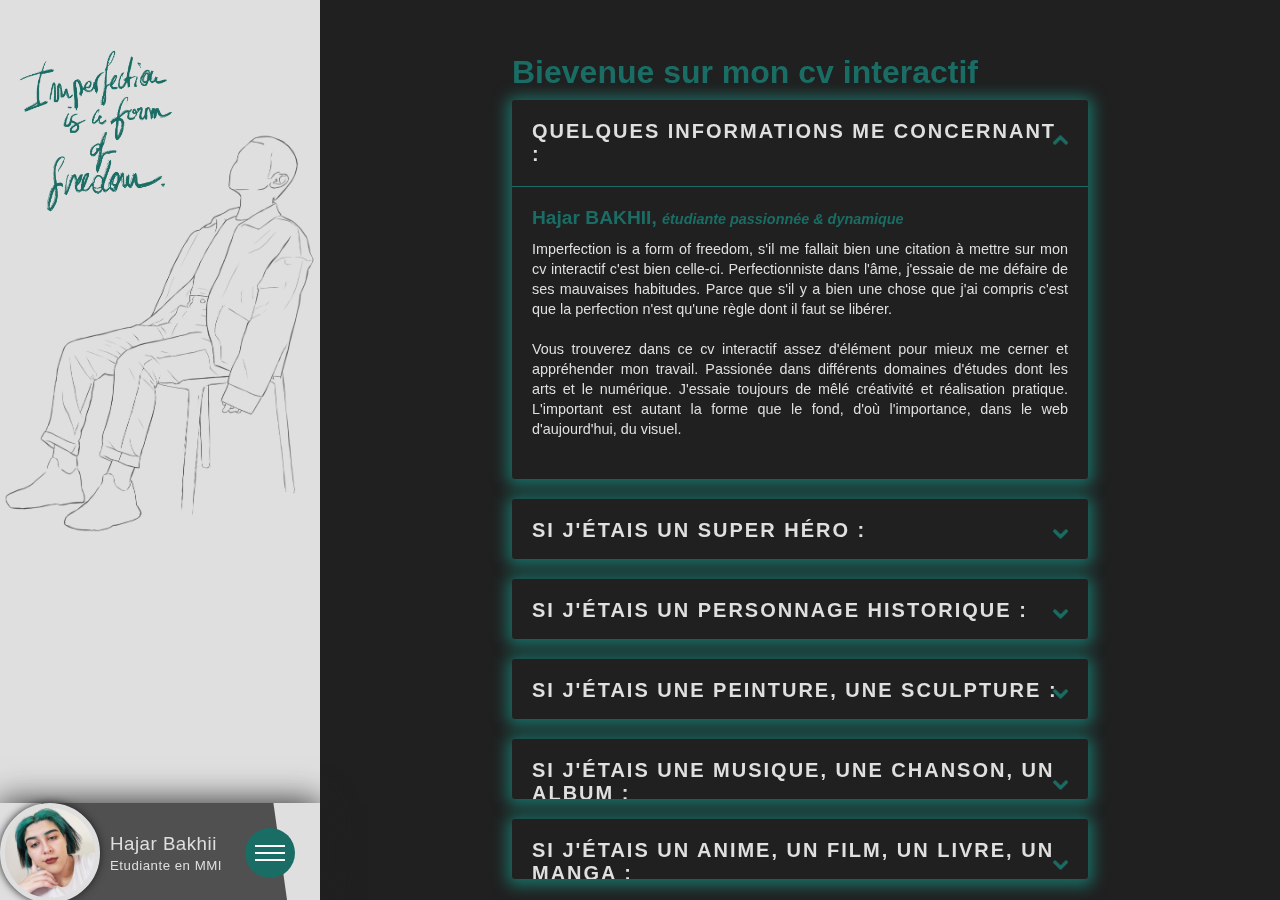
<file: index.html>
<!DOCTYPE html>
<html>
   <head>
       <meta charset="UTF-8">
       <title>MON CV INTERACTIF</title>
        <script src="js/jquery.js"></script>
       <link rel="stylesheet" href="css/styleindex.css">
       <link rel="stylesheet" href="css/profil.css">
        <link rel="shortcut icon" type="image/png" href="img/favicon.png"/>
       <script>
        $("document").ready(function(){  /** Quand le document est prêt mettre en marche la fonction, $("SELECTEUR").QUESTQUONFAIT(fonction){})**/ 

        $('.bouton_show_hide').click(function () {
        $(".slide_dessus").toggle("'slide', {direction:'right'}, 2000");
        });
        
        //FIN MENU

        $(".accordeon_tab").click(function(){
           $(".accordeon_tab").each(function(){
             $(this).parent().removeClass("active");
             $(this).removeClass("active");
          });
        $(this).parent().addClass("active");
        $(this).addClass("active");
        });

        });
       </script>

       <style>

       </style>
   </head> 

   <body>
       <div id="droite" >
            <div class="fond_droite">
              
                <div class="wrapper">
                  <h1>Bievenue sur mon cv interactif</h1>
                    <div class="accordeon active">
                      <div class="accordeon_tab active">
                          <p>Quelques informations me concernant :</p>
                          <div class="accordeon_arrow">
                            <img src="img/fleche.png" alt="arrow">
                        </div>
                      </div>
                      <div class="accordeon_content">
                        <div class="accordeon_item">
                          <p class="item_title">Hajar BAKHII, <span> étudiante passionnée & dynamique</span></p>
                          <p>Imperfection is a form of freedom, s'il me fallait bien une citation à mettre sur mon cv interactif c'est bien celle-ci. Perfectionniste dans l'âme, j'essaie de me défaire de ses mauvaises habitudes. Parce que s'il y a bien une chose que j'ai compris c'est que la perfection n'est qu'une règle dont il faut se libérer.
                            <br>
                            <br>
                            Vous trouverez dans ce cv interactif assez d'élément pour mieux me cerner et appréhender mon travail. Passionée dans différents domaines d'études dont les arts et le numérique. J'essaie toujours de mêlé créativité et réalisation pratique. L'important est autant la forme que le fond, d'où l'importance, dans le web d'aujourd'hui, du visuel.
                          </p>
                        </div>
                      </div>
                    </div>

                    <div class="accordeon">
                      <div class="accordeon_tab">
                          <p>Si j'étais un super héro : </p>
                          <div class="accordeon_arrow">
                            <img src="img/fleche.png" alt="arrow">
                        </div>
                      </div>
                      <div class="accordeon_content">
                        <div class="accordeon_item">
                          <p class="item_title">Je serais Captain America</p>
                          <p>Un des tout premiers comics que j'ai pu lire dans mon enfance. Ce personnage m'a toujours inspiré. Il n'est pas des plus puissants, ni des plus originaux. Son arme est un bouclier et c'est tout ce qu'il y a à retenir de cet héro. Il ne combat pas, il défend. Au delà, de la connotation très américaine qu'on pourrait lui donné. Il n'est pas le défenseur des Etats-Unis. Il défend ce qui lui paraît juste, ce qui a ses yeux est bon. Qu'importe ce que les médias, les politiques, les lobbies disent. Qu'importe si le pays entier décide que quelques choses de mauvais est juste. Captain America représente plus le principe de se tenir debout, de se tenir à ses principes et de ne pas laisser notre vérité,ce qui nous est juste et cher, être piétiner par la majorité, qu'importe si cette majorité est le monde entier. </p>
                        </div>
                      </div>
                    </div>

                      <div class="accordeon">
                        <div class="accordeon_tab">
                            <p>Si j'étais un personnage historique :</p>
                            <div class="accordeon_arrow">
                              <img src="img/fleche.png" alt="arrow">
                          </div>
                        </div>
                        <div class="accordeon_content">
                          <div class="accordeon_item">
                            <p class="item_title">Je serais Alan Turing</p>
                            <p>Quand bien même, il est dépeint comme un génie torturé dans le film : The Imitation Game et qu'il est un de ceux qui ont marqué le monde de smathématiques, de l'informatique et de l'intelligence artificelle, Alan Turing reste une sorte d'héro de l'ombre. Il a su comprendre que la Seconde Guerre Mondiale n'était pas qu'une lutte sur le terrain, mais une longue partie d'échec entre l'homme et la machine.</p>
                          </div>
                        </div>
                      </div>
                      <div class="accordeon">
                        <div class="accordeon_tab">
                            <p> Si j'étais une peinture, une sculpture : </p>
                            <div class="accordeon_arrow">
                              <img src="img/fleche.png" alt="arrow">
                          </div>
                        </div>
                        <div class="accordeon_content">
                          <div class="accordeon_item">
                            <p class="item_title">Je serais L'ange déchu d'Alexandre Cabanel<br> Je serais la Piéta de Michel-Ange</p>
                            <p>Deux oeuvres qui ne ressemblent qu'assez peu mise à part la légère connotation religieuse qu'elles peuvent partagées. Le plus vieux souvenir d'une visite au musée qui me revient est celle d'une exposition d'Alexandre Cabanel, et quand bien même les années ont passé, je me souviens encore de mon admiration pour cette artiste qui m'a laissé sans voix à chaque peinture. Concernant Michel-Ange, on ne le présente plus, s'il est plus souvent mentionné pour la Chapelle Sixtine, j'ai préféré garder en mémoire la sculpture de la Piéta, une oeuvre touchante et forte en symbollisme.</p>
                          </div>
                        </div>
                      </div>

                      <div class="accordeon">
                        <div class="accordeon_tab">
                            <p> Si j'étais une musique, une chanson, un album : </p>
                            <div class="accordeon_arrow">
                              <img src="img/fleche.png" alt="arrow">
                          </div>
                        </div>
                        <div class="accordeon_content">
                          <div class="accordeon_item">
                            <p class="item_title">Je serais Merry go round of Life du compositeur Joe Hisaishi<br> Je serais Redbone composé et interprété par Childish Gambino <br> Je serais Hawwah de l'artiste Gain </p>
                            <p>Ce sont trois oeuvres qui m'ont marquée et qui ne seront sûrement jamais trop vieilles ou trop écoutées pour moi. Je ne me lasserais sûrement jamais de les écouter et elles traînent toujours dans mes playlists ! Que ça soit par les paroles ou la composition, ces trois oeuvres ont su me faire voir et vivre tout un univers juste par le son, sans l'aide d'aucun autre sens.</p>
                          </div>
                        </div>
                      </div>
                      
                      
                    <div class="accordeon">
                      <div class="accordeon_tab">
                          <p>Si j'étais un anime, un film, un livre, un manga : </p>
                          <div class="accordeon_arrow">
                            <img src="img/fleche.png" alt="arrow">
                        </div>
                      </div>
                      <div class="accordeon_content">
                        <div class="accordeon_item">
                          <p class="item_title">Je serais L'attaque des Titans <br> Je serais Inception de Nolan<br> Je serais Tokyo de Mo Hayder <br> Je serais Kuroshitsuji de Yana Toboso </p>
                          <p>S'il y a un point commun entre ses quatres oeuvres, c'est une aventure, tragique pour la plupart. Des protagonistes, brisés, à la recherche d'une vérité, de leur vérité. Quelques enquêtes, du drame, des pleurs, un tourbillon d'émotions, et des intrigues à ne plus savoir qu'en faire, sans jamais, pour autant, paraître répétitifs ou exagérés. Chacune de ses oeuvres, est une expérience à part entière, entre la réalité et la fiction, certaines scènes m'hantent encore, pour le meilleur et pour le pire.</p>
                        </div>
                      </div>
                    </div>

                  </div>
            </div>
        </div>


        <!-- NE PAS TOUCHER EN DESSUS -->
       <div id="gauche">
        <div class="fond_gauche"></div>
        <div class="slide_dessus">
            
            <img class="img_quote" src="img/quote.png" alt="">
            
            <img class="img_fond_key" src="img/fond_key.PNG" alt="">
            
        </div>

        <div class="slide_dessous">
            
            <div id="menu_block" >
                <h1>SOMMAIRE</h1>
                <p class="menu_block here">ME CONCERNANT</p>
                <a href="formation.html" class="menu_block">FORMATION</a>
                <a href="competence.html" class="menu_block">COMPÉTENCES</a>
                <a href="experience.html" class="menu_block">EXPÉRIENCES</a>
                <a href="centredinteret.html" class="menu_block">CENTRES D'INTÉRÊT</a>
                <a href="portfolio.html" class="menu_block">PORTFOLIO</a>
                <a href="contact.html" class="menu_block">ME CONTACTER</a>
            </div>
        </div>

        <div class="bouton">
        <!-- <a href="#" class="bouton_show_hide">Show/hide</a> -->
            <div class="profile">
                <div class="photo"><img src="img/profile.png"/>
                </div>
                <div class="content">
                    <div class="text">
                    <h3>Hajar Bakhii</h3>
                    <h5>Etudiante en MMI</h6>
                </div>
                <a href="#" class="bouton_show_hide"><div class="btn"><span></span></div></a>
                </div>
            </div> 
        </div>
        
        </div><!--  fin id cote -->
        
        
   </body>
</html>
</file>
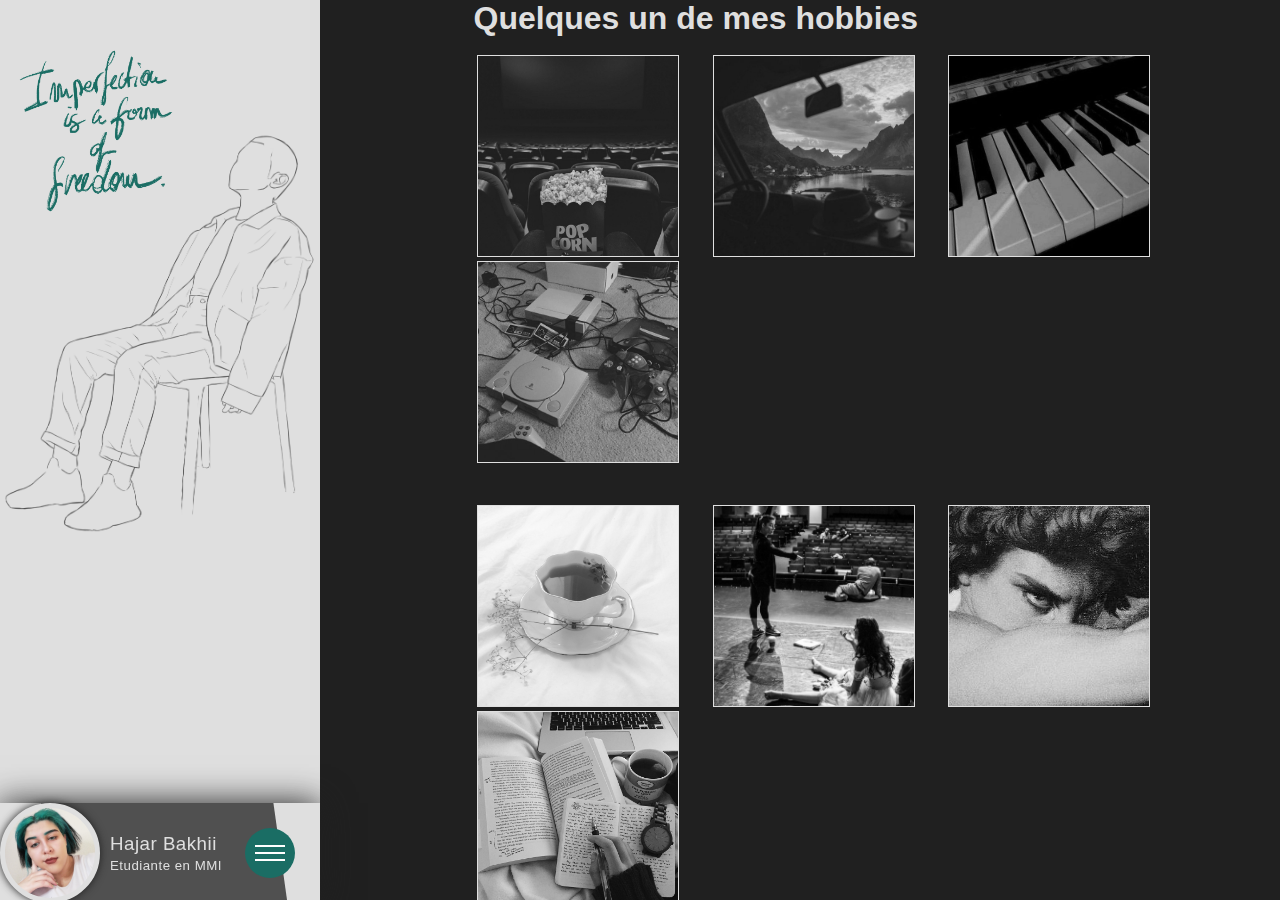
<file: centredinteret.html>
<!DOCTYPE html>
<html>
   <head>
       <meta charset="UTF-8">
       <title>CENTRES D'INTÉRÊT</title>
        <script src="js/jquery.js"></script>
       <link rel="stylesheet" href="css/stylecentre.css">
       <link rel="stylesheet" href="css/profil.css">
        <link rel="shortcut icon" type="image/png" href="img/favicon.png"/>
       <script>
        $("document").ready(function(){  /** Quand le document est prêt mettre en marche la fonction, $("SELECTEUR").QUESTQUONFAIT(fonction){})**/ 

        $('.bouton_show_hide').click(function () {
        $(".slide_dessus").toggle("'slide', {direction:'right'}, 2000");
        });
        
        $(".icon").css('filter','grayscale(100%)');
        $(".i1, .i2, .i3, .i4, .i5, .i6, .i7, .i8").mouseenter(function () {
            $(this).css('filter', '')
        })
        $(".i1, .i2, .i3, .i4, .i5, .i6, .i7, .i8").mouseleave(function () {
            $(this).css('filter', 'grayscale(100%)')
        })
        $("h1").mouseenter( function() {
            $(this).css('color','#1A6D64')
        })
        $("h1").mouseleave( function(){
            $(this).css('color','')
        })


        });
       </script>

       <style>
       span{
           text-align: center
       }
       </style>
   </head> 

   <body>
    
       <div id="droite" >
            <div class="fond_droite">
                
            <div class="container_wrap">
                <h1>Quelques un de mes hobbies</h1>
                <div class="wrap1">
                <img class="icon i1" src="img/cinema.png" alt="hobby_cinema">
                <img class="icon i2" src="img/trip.png" alt="hobby_voyage">
                <img class="icon i3" src="img/music.png" alt="hobby_musique">
                <img class="icon i4" src="img/videogames.png" alt="hobby_jeux_videos">
            </div>
            <div class="espace"></div>
            <div class="wrap2">
                <img class="icon i5" src="img/tea.png" alt="hobby_thé">
                <img class="icon i6" src="img/drama.png" alt="hobby_théâtre">
                <img class="icon i7" src="img/art.png" alt="hobby_art">
                <img class="icon i8" src="img/reading.png" alt="hobby_lecture_écriture">
            </div>
            </div>
            </div>
        </div>

        <!-- NE PAS TOUCHER EN DESSOUS -->

       <div id="gauche">
        <div class="fond_gauche"></div>
        <div class="slide_dessus">
            
            <img class="img_quote" src="img/quote.png" alt="">
            
            <img class="img_fond_key" src="img/fond_key.PNG" alt="">
            
        </div>

        <div class="slide_dessous">
            
            <div id="menu_block" >
                <h1>SOMMAIRE</h1>
                <a href="index.html" class="menu_block">ME CONCERNANT</a>
                <a href="formation.html" class="menu_block">FORMATION</a>
                <a href="competence.html" class="menu_block">COMPÉTENCES</a>
                <a href="experience.html" class="menu_block">EXPÉRIENCES</a>
                <p class="menu_block here">CENTRES D'INTÉRÊT</p>
                <a href="portfolio.html" class="menu_block">PORTFOLIO</a>
                <a href="contact.html" class="menu_block">ME CONTACTER</a>
            </div>
        </div>

        <div class="bouton">
        <!-- <a href="#" class="bouton_show_hide">Show/hide</a> -->
            <div class="profile">
                <div class="photo"><img src="img/profile.png"/>
                </div>
                <div class="content">
                    <div class="text">
                    <h3>Hajar Bakhii</h3>
                    <h5>Etudiante en MMI</h6>
                </div>
                <a href="#" class="bouton_show_hide"><div class="btn"><span></span></div></a>
                </div>
            </div> 
        </div>
        
        </div><!--  fin id cote -->
        
        
   </body>
</html>
</file>
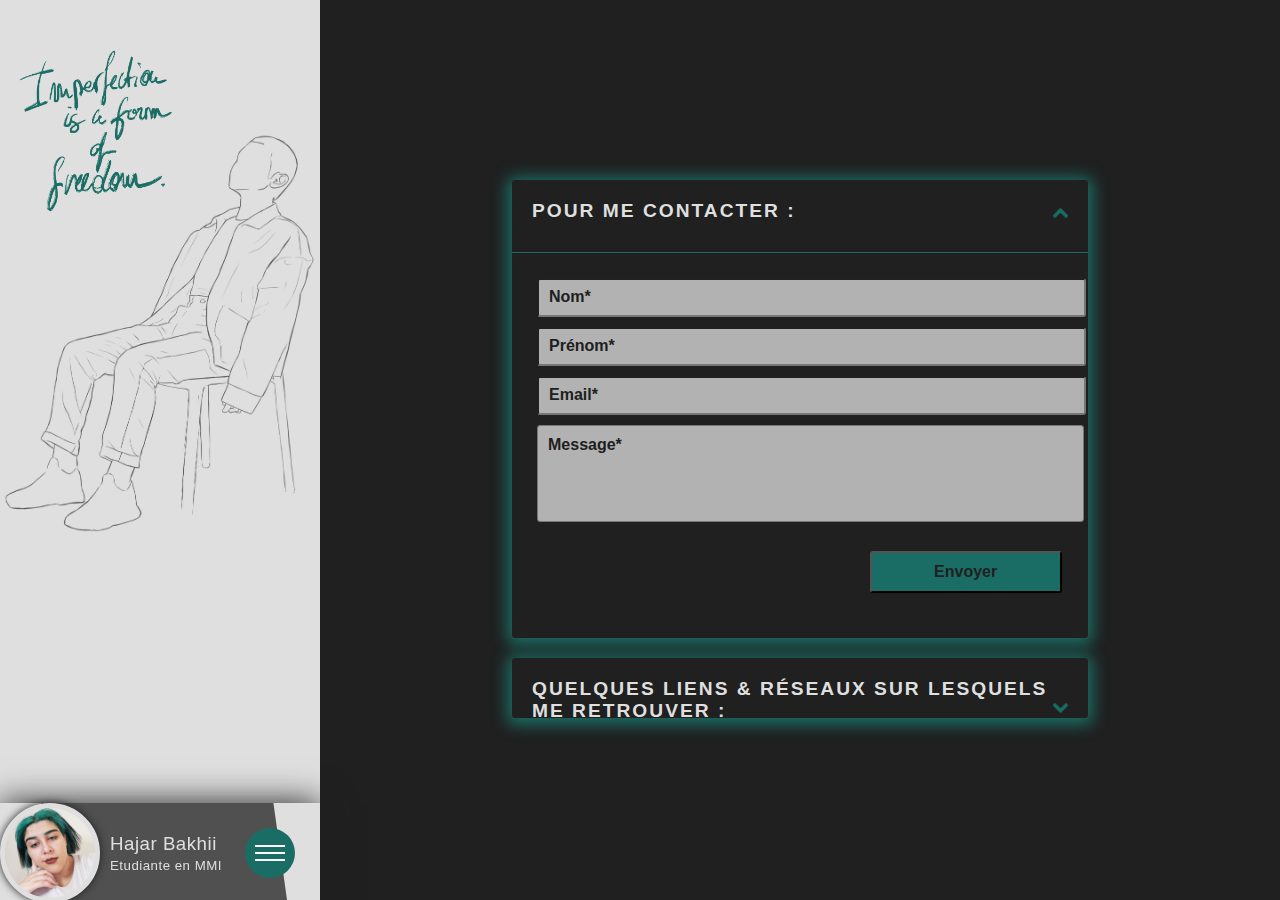
<file: contact.html>
<!DOCTYPE html>
<html>
   <head>
       <meta charset="UTF-8">
       <title>ME CONTACTER</title>
        <script src="js/jquery.js"></script>
        <!-- <script src="js/formulaire.js"></script> -->
       <link rel="stylesheet" href="css/stylecontact.css">
       <link rel="stylesheet" href="css/profil.css">
        <link rel="shortcut icon" type="image/png" href="img/favicon.png"/>
       <script>
        $("document").ready(function(){  /** Quand le document est prêt mettre en marche la fonction, $("SELECTEUR").QUESTQUONFAIT(fonction){})**/ 

        $('.bouton_show_hide').click(function () {
        $(".slide_dessus").toggle("'slide', {direction:'right'}, 2000");
        });
        
        $(".accordeon_tab").click(function(){
           $(".accordeon_tab").each(function(){
             $(this).parent().removeClass("active");
             $(this).removeClass("active");
          });
        $(this).parent().addClass("active");
        $(this).addClass("active");
        });



        });
       </script>

       <style>

       </style>
   </head> 

   <body>
       <div id="droite" >
        <div class="fond_droite">
        <div class="wrapper">
            <div class="accordeon active">
                <div class="accordeon_tab active">
                    <p> POUR ME CONTACTER :</p>
                    <div class="accordeon_arrow">
                      <img src="img/fleche.png" alt="flèche cliquable">
                  </div>
                </div>
                <div class="accordeon_content">
                  <div class="accordeon_item">
                   
                    <form action="formulaire/envoi.php" method="get">
                <!-- <legend>Pour me contacter : </legend> -->
                <input type="text" name="nom" id="nom" placeholder="Nom*">
                <input type="text" name="prenom" id="prenom" placeholder="Prénom*"><br>
                <input type="email" name="email" id="email" placeholder="Email*"><br>
                <textarea rows="5" cols="40" name="message" placeholder="Message*"></textarea><br>
                <input type="submit" id="envoi" value="Envoyer">
                    </form>
                
                </div>
                </div>
              </div>

              <div class="accordeon">
                <div class="accordeon_tab">
                    <p>Quelques liens & réseaux sur lesquels me retrouver :</p>
                    <div class="accordeon_arrow">
                      <img src="img/fleche.png" alt="flèche cliquable">
                  </div>
                </div>
                <div class="accordeon_content">
                  <div class="accordeon_item">
                    <!-- <p class="item_title">Dessiner est pour moi une habitude que ça soit avec des moyens traditionnels ou non</p> -->
                    <div class="pre1"><a href="https://github.com/hajar-uh"><img src="img/github.png" alt="lien_github"></a> <a href="http://linkedin.com/in/hjr-b-91083118b"><img src="img/linkedin.png" alt="lien_likedin"></a> <a href="pdf/CV_BAKHII_HAJAR_fr.pdf"><img src="img/pdf.png" alt="lien_pdf"></a> <a href="https://www.youtube.com/channel/UC84bydhBBhB1JZ-Aj3C531g"><img src="img/youtube.png" alt="lien_chaine_youtube"></a></div>
                  </div>
                </div>
              </div>


        </div>
        </div>

  </div>

                <!-- ON NE TOUCHE A RIEN EN DESSOUS DE CA  -->
       <div id="gauche">
        <div class="fond_gauche"></div>
        <div class="slide_dessus">
            
            <img class="img_quote" src="img/quote.png" alt="">
            
            <img class="img_fond_key" src="img/fond_key.PNG" alt="">
            
        </div>

        <div class="slide_dessous">
            
            <div id="menu_block" >
                <h1>SOMMAIRE</h1>
                <a href="index.html" class="menu_block">ME CONCERNANT</a>
                <a href="formation.html" class="menu_block">FORMATION</a>
                <a href="competence.html" class="menu_block">COMPÉTENCES</a>
                <a href="experience.html" class="menu_block">EXPÉRIENCES</a>
                <a href="centredinteret.html" class="menu_block">CENTRES D'INTÉRÊT</a>
                <a href="portfolio.html" class="menu_block">PORTFOLIO</a>
                <p class="menu_block here">ME CONTACTER</p>
            </div>
        </div>

        <div class="bouton">
        <!-- <a href="#" class="bouton_show_hide">Show/hide</a> -->
            <div class="profile">
                <div class="photo"><img src="img/profile.png"/>
                </div>
                <div class="content">
                    <div class="text">
                    <h3>Hajar Bakhii</h3>
                    <h5>Etudiante en MMI</h6>
                </div>
                <a href="#" class="bouton_show_hide"><div class="btn"><span></span></div></a>
                </div>
            </div> 
        </div>
        
        </div><!--  fin id cote -->
        
        
   </body>
</html>
</file>
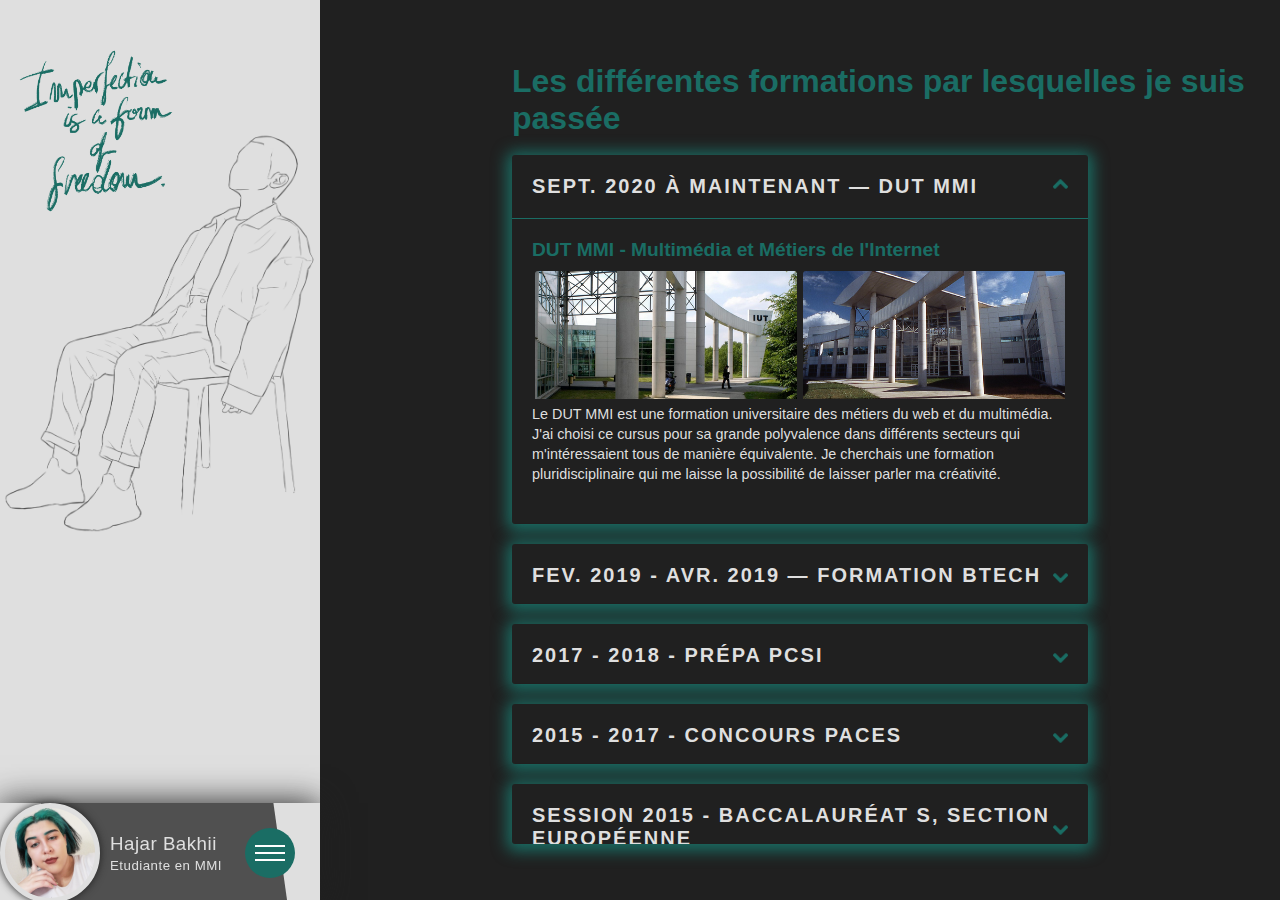
<file: formation.html>
<!DOCTYPE html>
<html>
   <head>
       <meta charset="UTF-8">
       <title>FORMATION</title>
        <script src="js/jquery.js"></script>
       <link rel="stylesheet" href="css/styleformation.css">
       <link rel="stylesheet" href="css/profil.css">
        <link rel="shortcut icon" type="image/png" href="img/favicon.png"/>
       <script>
        $("document").ready(function(){  /** Quand le document est prêt mettre en marche la fonction, $("SELECTEUR").QUESTQUONFAIT(fonction){})**/ 

        $('.bouton_show_hide').click(function () {
        $(".slide_dessus").toggle("'slide', {direction:'right'}, 2000");
        });
        
        //FIN MENU

        $(".accordeon_tab").click(function(){
           $(".accordeon_tab").each(function(){
             $(this).parent().removeClass("active");
             $(this).removeClass("active");
          });
        $(this).parent().addClass("active");
        $(this).addClass("active");
        });

        });
       </script>

       <style>

       </style>
   </head> 

   <body>
       <div id="droite" >
            <div class="fond_droite">
                <div class="wrapper">
                  <h1>Les différentes formations par lesquelles je suis passée</h1>
                    <div class="accordeon active">
                      <div class="accordeon_tab active">
                          <p> Sept. 2020 à maintenant — DUT MMI</p>
                          <div class="accordeon_arrow">
                            <img src="img/fleche.png" alt="arrow">
                        </div>
                      </div>
                      <div class="accordeon_content">
                        <div class="accordeon_item">
                          <p class="item_title">DUT MMI - Multimédia et Métiers de l'Internet</p>
                          <div class="pre1"><img src="img/iut_1.png" alt=""> <img src="img/iut_2.png" alt=""></div>
                          <p>Le DUT MMI est une formation universitaire des métiers du web et du multimédia. J'ai choisi ce cursus pour sa grande polyvalence dans différents secteurs qui m'intéressaient tous de manière équivalente. Je cherchais une formation pluridisciplinaire qui me laisse la possibilité de laisser parler ma créativité. </p>
                        </div>
                      </div>
                    </div>
                    <div class="accordeon">
                      <div class="accordeon_tab">
                          <p> Fev. 2019 - Avr. 2019 — Formation BTech</p>
                          <div class="accordeon_arrow">
                            <img src="img/fleche.png" alt="arrow">
                        </div>
                      </div>
                      <div class="accordeon_content">
                        <div class="accordeon_item">
                          <p class="item_title">Initiation au web développement</p>
                          <div class="pre1"><img src="img/btech_lieux_1.png" alt=""> <img src="img/btech_lieux_2.png" alt=""></div>
                        </div>
                      </div>
                    </div>
                    <div class="accordeon">
                        <div class="accordeon_tab">
                            <p> 2017 - 2018 - Prépa PCSI</p>
                            <div class="accordeon_arrow">
                              <img src="img/fleche.png" alt="arrow">
                          </div>
                        </div>
                        <div class="accordeon_content">
                          <div class="accordeon_item">
                            <p class="item_title">Ecole préparatoire Physique Chimie Sciences de l'Ingénieur </p>
                            <div class="pre1"><img src="img/pcsi_1.png" alt=""> <img src="img/pcsi_2.png" alt=""></div>
                          </div>
                        </div>
                      </div>

                      <div class="accordeon">
                        <div class="accordeon_tab">
                            <p> 2015 - 2017 - Concours PACES</p>
                            <div class="accordeon_arrow">
                              <img src="img/fleche.png" alt="arrow">
                          </div>
                        </div>
                        <div class="accordeon_content">
                          <div class="accordeon_item">
                            <p class="item_title">Concours Première Année Commune aux Etudes de Santé</p>
                            <div class="pre1"><img src="img/medecine_1.png" alt=""> <img src="img/medecine_2.png" alt=""></div>
                          </div>
                        </div>
                      </div>

                    <div class="accordeon">
                      <div class="accordeon_tab">
                          <p> Session 2015 - Baccalauréat S, Section européenne</p>
                          <div class="accordeon_arrow">
                            <img src="img/fleche.png" alt="arrow">
                        </div>
                      </div>
                      <div class="accordeon_content">
                        <div class="accordeon_item">
                          <p class="item_title">Baccalauréat Scientifique, option Sciences de la Vie et de la Terre, section européeenne anglais.</p>
                          <div class="pre1"><img src="img/lycee_1.png" alt=""> <img src="img/lycee_2.png" alt=""></div>

                        </div>
                      </div>
                    </div>
                  </div>
            </div>
        </div>


        <!-- NE PAS TOUCHER EN DESSUS -->
       <div id="gauche">
        <div class="fond_gauche"></div>
        <div class="slide_dessus">
            
            <img class="img_quote" src="img/quote.png" alt="">
            
            <img class="img_fond_key" src="img/fond_key.PNG" alt="">
            
        </div>

        <div class="slide_dessous">
            
            <div id="menu_block" >
                <h1>SOMMAIRE</h1>
                <a href="index.html" class="menu_block">ME CONCERNANT</a>
                <p class="menu_block here">FORMATION</p>
                <a href="competence.html" class="menu_block">COMPÉTENCES</a>
                <a href="experience.html" class="menu_block">EXPÉRIENCES</a>
                <a href="centredinteret.html" class="menu_block">CENTRES D'INTÉRÊT</a>
                <a href="portfolio.html" class="menu_block">PORTFOLIO</a>
                <a href="contact.html" class="menu_block">ME CONTACTER</a>
            </div>
        </div>

        <div class="bouton">
        <!-- <a href="#" class="bouton_show_hide">Show/hide</a> -->
            <div class="profile">
                <div class="photo"><img src="img/profile.png"/>
                </div>
                <div class="content">
                    <div class="text">
                    <h3>Hajar Bakhii</h3>
                    <h5>Etudiante en MMI</h6>
                </div>
                <a href="#" class="bouton_show_hide"><div class="btn"><span></span></div></a>
                </div>
            </div> 
        </div>
        
        </div><!--  fin id cote -->
        
        
   </body>
</html>
</file>
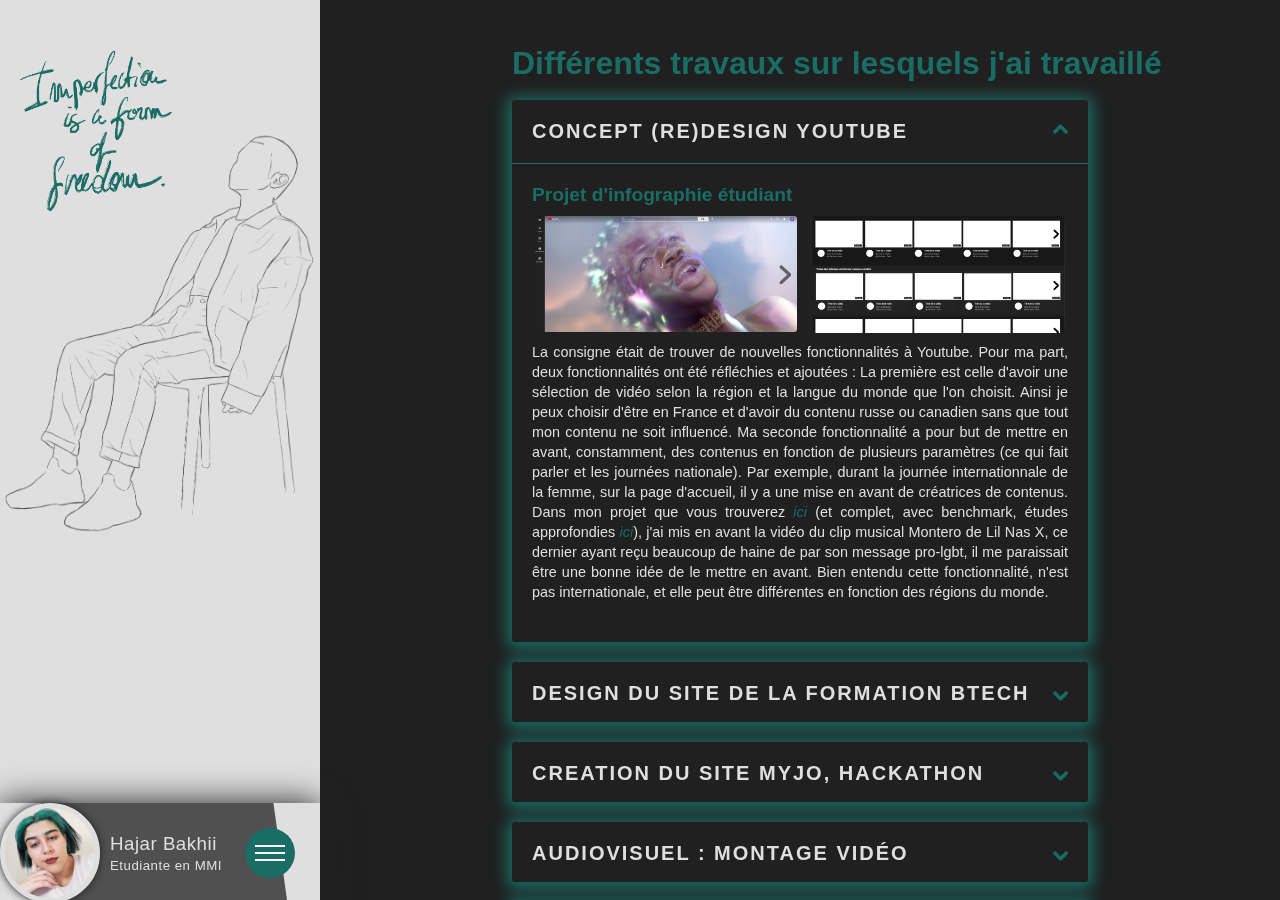
<file: portfolio.html>
<!DOCTYPE html>
<html>
   <head>
       <meta charset="UTF-8">
       <title>PORTFOLIO</title>
        <script src="js/jquery.js"></script>
       <link rel="stylesheet" href="css/styleportfolio.css">
       <link rel="stylesheet" href="css/profil.css">
       <!-- <link rel="stylesheet" href="css/modal.css"> -->
        <link rel="shortcut icon" type="image/png" href="img/favicon.png"/>
       <script>
        $("document").ready(function(){  /** Quand le document est prêt mettre en marche la fonction, $("SELECTEUR").QUESTQUONFAIT(fonction){})**/ 

        $('.bouton_show_hide').click(function () {
        $(".slide_dessus").toggle("'slide', {direction:'right'}, 2000");
        });
        
        //FIN MENU

        $(".accordeon_tab").click(function(){
           $(".accordeon_tab").each(function(){
             $(this).parent().removeClass("active");
             $(this).removeClass("active");
          });
        $(this).parent().addClass("active");
        $(this).addClass("active");
        });

//MODAL

//FIN MODAL

        });
       </script>

       <style>

       </style>
   </head> 

   <body>
       <div id="droite" >
            <div class="fond_droite">
                <div class="wrapper">
                  <h1>Différents travaux sur lesquels j'ai travaillé</h1>
                    <div class="accordeon active">
                      <div class="accordeon_tab active">
                          <p> CONCEPT (RE)DESIGN YOUTUBE</p>
                          <div class="accordeon_arrow">
                            <img src="img/fleche.png" alt="flèche cliquable">
                        </div>
                      </div>
                      <div class="accordeon_content">
                        <div class="accordeon_item">
                          <p class="item_title">Projet d'infographie étudiant</p>

                          <!-- MODAL -->
                          <!-- FIN MODAL -->
                          <!-- <div id="previ" class="previ"></div> -->
                          <div class="pre1"><img src="img/youtube_design_1.png" alt=""> <img src="img/youtube_design_2.jpg" alt=""></div>

                          <p>La consigne était de trouver de nouvelles fonctionnalités à Youtube. Pour ma part, deux fonctionnalités ont été réfléchies et ajoutées : La première est celle d'avoir une sélection de vidéo selon la région et la langue du monde que l'on choisit. Ainsi je peux choisir d'être en France et d'avoir du contenu russe ou canadien sans que tout mon contenu ne soit influencé. Ma seconde fonctionnalité a pour but de mettre en avant, constamment, des contenus en fonction de plusieurs paramètres (ce qui fait parler et les journées nationale). Par exemple, durant la journée internationnale de la femme, sur la page d'accueil, il y a une mise en avant de créatrices de contenus. Dans mon projet que vous trouverez <a href="pdf/BAKHII_Hajar_Concept_Redesign_Youtube_Extrait_Wireframe.pdf" > ici </a>(et complet, avec benchmark, études approfondies <a href="pdf/BAKHII_Hajar_Concept_Redesign_Youtube.pdf"> ici</a>), j'ai mis en avant la vidéo du clip musical Montero de Lil Nas X, ce dernier ayant reçu beaucoup de haine de par son message pro-lgbt, il me paraissait être une bonne idée de le mettre en avant. Bien entendu cette fonctionnalité, n'est pas internationale, et elle peut être différentes en fonction des régions du monde.</p>
                        </div>
                      </div>
                    </div>
                    <div class="accordeon">
                      <div class="accordeon_tab">
                          <p> DESIGN DU SITE DE LA FORMATION BTECH </p>
                          <div class="accordeon_arrow">
                            <img src="img/fleche.png" alt="flèche cliquable">
                        </div>
                      </div>
                      <div class="accordeon_content">
                        <div class="accordeon_item">
                          <p class="item_title">Chaque promotion a pour défie de (re)créer le site de la formation.</p>
                          <div class="pre1"><img src="img/btech_1.PNG" alt=""> <img src="img/btech_2.PNG" alt=""></div>
                          <p>La 21ème promotion de BTech dont j'ai fait partie n'a pas échappé à la règle. Avec les compétences que l'on avait acquise, il nous a été demandé de créer un site présentant très clairement et simplement la formation BTech. Dans cette équipe de cinq étudiants, j'ai pris le rôle de web designer et infographiste. Je m'occupais principalement du design, des premiers wireframes, du choix des images, du placement de ses dernières, ainsi qu'un bout de front. L'idée était de nous mettre en situation réelle, nous n'avions que trois jours pour remettre le site, ainsi il a fallu travailler sous pression et bien gérer notre temps, notre charge de travail individuel et l'avancé du projet au complet.</p>
                        </div>
                      </div>
                    </div>

                    <div class="accordeon">
                      <div class="accordeon_tab">
                          <p>CREATION DU SITE MyJO, Hackathon</p>
                          <div class="accordeon_arrow">
                            <img src="img/fleche.png" alt="flèche cliquable">
                        </div>
                      </div>
                      <div class="accordeon_content">
                        <div class="accordeon_item">
                          <p class="item_title">MyJO est un projet externe, sous le thème des Jeux Olympiques de Paris</p>
                          <div class="pre2"><img src="img/myjo_1.PNG" alt=""> <img src="img/myjo_2.PNG" alt=""> <img src="img/myjo_3.PNG" alt=""></div>
                          <p>Dans un délai de trois jours, j'ai rejoins une étudiante de communication pour monter et mettre au point une idée innovante autour du thème des prochains Jeux Olympiques français. Le thème choisi par notre duo est celui du pâtrimoine des JOs. Ainsi pour présenter nos idées, il m'a fallu faire un site vitrine sur lequel nous pouvions nous baser pour notre argumentaire. Notre idée de base était de créer des parcours, des activités et expériences autour des sports des JO ainsi que des sportifs présents, pour créer une cohésion sociale et culturel.</p>
                        </div>
                      </div>
                    </div>

                    <div class="accordeon">
                        <div class="accordeon_tab">
                            <p>Audiovisuel : Montage Vidéo</p>
                            <div class="accordeon_arrow">
                              <img src="img/fleche.png" alt="flèche cliquable">
                          </div>
                        </div>
                        <div class="accordeon_content">
                          <div class="accordeon_item">
                            <p class="item_title">Manipulation de vidéo dans le but de créer des teasers</p>
                            <div class="pre3"><a href="https://www.youtube.com/watch?v=nhA5s9xjzmQ&t=3s"> <img src="img/video_1.png" alt=""></a> <a href="https://www.youtube.com/watch?v=NbkYhiwelQI&t=5s"><img src="img/video_2.PNG" alt=""></a></div>
                            <p>Pars le biais de différents projets étudiants, j'ai pu prendre un peu plus de confiance sur mes capacités en montage. Première pro est devenu un outil de travail très agréable et j'ai trouvé une nouvelle passion dans le montage vidéo.</p>
                          </div>
                        </div>
                      </div>

                      <div class="accordeon">
                        <div class="accordeon_tab">
                            <p>Création d'un portfolio</p>
                            <div class="accordeon_arrow">
                              <img src="img/fleche.png" alt="flèche cliquable">
                          </div>
                        </div>
                        <div class="accordeon_content">
                          <div class="accordeon_item">
                            <p class="item_title">Dessiner est pour moi une habitude que ça soit avec des moyens traditionnels ou non</p>
                            <div class="pre1"><img src="img/portfolio_1.png" alt=""> <img src="img/portfolio_2.png" alt=""></div>
                            <p>Afin de collecter mes dessins, j'avais décidé de me lancer le défi de créer un site web sui ferait office de portfolio. C'est mon premier site complet à ce jour et bien qu'il ne soit codé qu'en html5 et css3 de manière très simple, il fonctionne et n'a pas de problèmes majeurs empêchant la lecture du site.</p>
                          </div>
                        </div>
                      </div>

                      <div class="accordeon">
                        <div class="accordeon_tab">
                            <p>Art digital & Peinture</p>
                            <div class="accordeon_arrow">
                              <img src="img/fleche.png" alt="flèche cliquable">
                          </div>
                        </div>
                        <div class="accordeon_content">
                          <div class="accordeon_item">
                            <p class="item_title">Dessiner est pour moi une habitude que ça soit avec des moyens traditionnels ou non</p>
                            <div class="pre1"><img src="img/dessin_1.png" alt=""> <img src="img/dessin_2.png" alt=""></div>
                          </div>
                        </div>
                      </div>

                  </div>
            </div>
        </div>


        <!-- NE PAS TOUCHER EN DESSUS -->
       <div id="gauche">
        <div class="fond_gauche"></div>
        <div class="slide_dessus">
            
            <img class="img_quote" src="img/quote.png" alt="">
            
            <img class="img_fond_key" src="img/fond_key.PNG" alt="">
            
        </div>

        <div class="slide_dessous">
            
            <div id="menu_block" >
                <h1>SOMMAIRE</h1>
                <a href="index.html" class="menu_block">ME CONCERNANT</a>
                <a href="experience.html" class="menu_block">FORMATION</a>
                <a href="competence.html" class="menu_block">COMPÉTENCES</a>
                <a href="experience.html" class="menu_block">EXPÉRIENCES</a>
                <a href="centredinteret.html" class="menu_block">CENTRES D'INTÉRÊT</a>
                <a href="" class="menu_block here">PORTFOLIO</a>
                <a href="contact.html" class="menu_block">ME CONTACTER</a>
            </div>
        </div>

        <div class="bouton">
        <!-- <a href="#" class="bouton_show_hide">Show/hide</a> -->
            <div class="profile">
                <div class="photo"><img src="img/profile.png"/>
                </div>
                <div class="content">
                    <div class="text">
                    <h3>Hajar Bakhii</h3>
                    <h5>Etudiante en MMI</h6>
                </div>
                <a href="#" class="bouton_show_hide"><div class="btn"><span></span></div></a>
                </div>
            </div> 
        </div>
        
        </div><!--  fin id cote -->
        
        
   </body>
</html>
</file>
<file: css/styleindex.css>
*{
    margin: 0;
    cursor: url("../img/arrow.cur"), auto;
    
}
@import 'https://fonts.googleapis.com/css?family=Raleway';

/*COTE DROITE */
.fond_droite{
    height: 100vh;
    width: 75vw;
    background-color:#202020;
    position: fixed;
    left: 25vw;
    font-family: "Raleway", sans-serif;
}
.wrapper h1{
  color: #1A6D64;
  margin-bottom: 1vh;
  padding-left: 15vw ;
}
.accordeon_tab p{
    color: #DFDFDF;
}
span{
  font-style: italic;
  font-size: 0.9rem;
}
.accordeon .accordeon_content .accordeon_item p.item_title{
    font-weight: bolder;
    margin-bottom: 10px;
    font-size: 1.2rem;
    color: #1A6D64;
  }
  
  .accordeon .accordeon_content .accordeon_item p:last-child{
    color: #DFDFDF;
    font-weight: normal;
    font-size: 0.9rem;
    line-height: 20px;
    text-align: justify;
  }
  

.wrapper{
    /* background-color: tomato; */
    margin: auto;
    margin-top: 6vh;
}
.accordeon{
    width: 45vw;
    height: 60px;
    margin: 0 auto;
    background :#202020;
    border-radius: 3px;
    box-shadow:0px 2px 15px 5px rgba(26,109,100,1);
    overflow: hidden;
    transition: height 0.3s ease;
    margin-bottom: 20px;
}

.accordeon .accordeon_tab{
  padding: 20px;
  cursor: pointer;
  user-select: none;
  font-size: 20px;
  font-weight: 700;
  text-transform: uppercase;
  letter-spacing: 2px;
  position: relative;
}

.accordeon .accordeon_tab .accordeon_arrow{
  position: absolute;
  top: 50%;
  transform: translateY(-50%);
  right: 20px;
  width: 15px;
  height: 15px;
  transition: all 0.3s ease;
}

.accordeon .accordeon_tab .accordeon_arrow img{
  width: 100%;
  height: 100%;
}

.accordeon .accordeon_tab.active .accordeon_arrow{
  transform: translateY(-50%) rotate(180deg);
}

.accordeon.active{
  height: auto;
}

.accordeon .accordeon_content{
  padding: 20px;
  border-top: 1px solid #1A6D64;
}

.accordeon .accordeon_content .accordeon_item{
  margin-bottom: 20px;
}










/*COTE GAUCHE */
.slide_dessus{
    background-color: #DFDFDF;
    height: 100vh;
    width: 25vw;
}
.slide_dessus .img_fond_key{
    width: 100%;
    position: relative;
    top: -5vh;
    z-index: 0;
}
.slide_dessus .img_quote{
    width: 50%;
    top: 5%;
    left: 5%;
    position: relative;
    z-index: 10;
}
.bouton{
    position: fixed;
    bottom: -2px;
    display: block;
    height: 11vh;
    width: 25vw;
    z-index: 10;
}


 .slide_dessous{
     position: fixed;
     width: 25vw;
     height: 100vh;
     background-color: #DFDFDF;
     display: block;
     
}
.slide_dessous #menu_block{
    /* background-color: rebeccapurple; */
    display: flex;
     flex-direction: column;
     justify-content: space-around;
     width: 100%;
     height: 85%;

    
}
.slide_dessous a, .slide_dessous p{
    display: block;
    border: 3px solid #DFDFDF;
    font-size: 1.5vw;
    text-align: center;
    line-height: 75px;
    height: 10%;
    background-color: #202020;
    font-family: "Raleway", sans-serif;
    font-weight: 400;
    text-decoration: none;
    color: #DFDFDF;
    transition: background-color 0.5s ease;
}
.slide_dessous .here{
    color: #1A6D64;
    background-color: #DFDFDF;
    font-weight: 600;
}
.slide_dessous a:hover{
    color:#202020;
    /* border: 3px solid #202020; */
    background-color: #DFDFDF;

}
.slide_dessous h1{
    text-align: center;
    font-family: "Raleway", sans-serif;
    font-size: 1.7vw;

}

.fond_gauche{
    position: fixed;
    z-index: -10;
     width: 25vw;
     height: 90vh;
     background-color: #DFDFDF;
}
</file>
<file: css/profil.css>
.profile {
  width: 100%;  /*j'ai modifié ça*/
  height: 100px;
  position: absolute;
  top: 50%;
  left: 50%;
  transform: translate(-50%, -50%);
  background-color: #DFDFDF;
  box-shadow: 0 0 2rem #202020;
  animation: show-profile 0.5s forwards ease-in-out;
}
@keyframes show-profile {
  0% {
    width: 0;
  }
}
.profile .photo, .profile .content {
  box-sizing: border-box;
}
.profile .photo {
  width: 100px;
  height: 100px;
  position: relative;  /* j'ai touché ça*/
  left: 50px;  /* j'ai touché ça*/
  border-radius: 50%;
  overflow: hidden;
  border: 5px solid #DFDFDF;
  background-color: #DFDFDF;
  margin-left: -50px;
  box-shadow: 0 0 0.5rem #202020;
  animation: rotate-photo 0.5s forwards ease-in-out;
}
@keyframes rotate-photo {
  100% {
    transform: rotate(-360deg);
  }
}
.profile .photo img {
  width: 100%;
}

.profile .content {
  padding: 10px;
  overflow: hidden;
  position: absolute;
  width: 100%;
  height: 100%;
  top: 0;
  left: 0px; /* j'ai touché ça*/
}
.profile .content::before {
  content: "";
  position: absolute;
  width: 230px;
  height: 150px;
  background-color: #505050;
  left: 50px;  /* j'ai touché ça*/
  top: -20px;
  z-index: -1;
  transform: rotate(-8deg);
}
.profile .content .text {
  margin-top: 20px;
  margin-left: 100px;  /* j'ai touché ça*/
}
.profile .content .text h3, .profile .content .text h5 {
  font-weight: normal;
  margin: 3px 0;
  letter-spacing: 0.5px;
  white-space: nowrap;
  font-family: "Raleway", sans-serif;
  font-weight: 400;
  color: #DFDFDF;
}
.profile .content .btn {
  background-color: #1A6D64;
  width: 50px;
  height: 50px;
  position: absolute;
  right: 25px;
  top: 25px;
  border-radius: 50%;
  z-index: 1;
  cursor: pointer;
  transition-duration: 0.3s;
  animation: pop-btn 0.3s both ease-in-out 0.5s;
}
.profile .content .btn:hover {
  box-shadow: 0 0 0 5px rgba(39, 39, 39, 0.5);
}
.profile .content .btn span {
  width: 60%;
  height: 2px;
  position: absolute;
  background-color: white;
  top: 50%;
  left: 20%;
  transform: translateY(-50%);
  animation: to-hamburger 0.3s forwards ease-in-out;
}
.profile .content .btn span::before, .profile .content .btn span::after {
  content: "";
  width: 100%;
  height: 2px;
  position: absolute;
  background-color: white;
  transition-duration: 0.3s;
  transform: rotate(0deg);
  right: 0;
}
.profile .content .btn span::before {
  margin-top: -7px;
}
.profile .content .btn span::after {
  margin-top: 7px;
}
.profile .content .btn.active span {
  animation: to-arrow 0.3s forwards ease-in-out;
}
.profile .content .btn.active span::before, .profile .content .btn.active span::after {
  width: 60%;
  right: -1px;
}
.profile .content .btn.active span::before {
  transform: rotate(45deg);
}
.profile .content .btn.active span::after {
  transform: rotate(-45deg);
}
@keyframes to-hamburger {
  from {
    transform: translateY(-50%) rotate(-180deg);
  }
}
@keyframes to-arrow {
  from {
    transform: translateY(-50%) rotate(0deg);
  }
  to {
    transform: translateY(-50%) rotate(180deg);
  }
}
.profile .box {
  width: 150px;
  height: 150px;
  opacity: 0;
  border-radius: 50%;
  background-color: rgba(255, 255, 255, 0.7);
  position: absolute;
  top: 50%;
  right: -40%;
  left: 50px; /* j'ai touché ça*/
  transform: translate(-50%, -50%);
  transition-duration: 0.3s;
}
.profile .box i {
  width: 50px;
  height: 50px;
  border-radius: 50%;
  background-color: #ececec;
  font-size: 26px;
  text-align: center;
  line-height: 50px;
  position: absolute;
  left: 18px;
  top: calc(75px - 50px/2);
  box-shadow: 0 0 0.5rem #babbbc;
  transition-duration: 0.3s;
}
.profile .box i:hover {
  transition-delay: initial !important;
  box-shadow: 0 0 0 5px #babbbc;
}
.profile .box.open {
  opacity: 1;
}
.profile .box.open i {
  left: 60px;
}
.profile .box.open i:nth-of-type(1) {
  transform: rotate(-90deg) translateX(120px) rotate(90deg);
  transition-delay: 0s;
}
.profile .box.open i:nth-of-type(2) {
  transform: rotate(-45deg) translateX(120px) rotate(45deg);
  transition-delay: 0.1s;
}
.profile .box.open i:nth-of-type(3) {
  transform: rotate(0deg) translateX(120px) rotate(0deg);
  transition-delay: 0.2s;
}
.profile .box.open i:nth-of-type(4) {
  transform: rotate(45deg) translateX(120px) rotate(-45deg);
  transition-delay: 0.3s;
}
.profile .box.open i:nth-of-type(5) {
  transform: rotate(90deg) translateX(120px) rotate(-90deg);
  transition-delay: 0.4s;
}
</file>
<file: css/stylecentre.css>
*{
    margin: 0;
    cursor: url("../img/arrow.cur"), auto;
    
}
@import 'https://fonts.googleapis.com/css?family=Raleway';

/*COTE DROITE */
.fond_droite{
    height: 100vh;
    width: 75vw;
    background-color:#202020;
    position: fixed;
    left: 25vw;
    display: flex;

}
h1{
    color:#DFDFDF;
    margin-bottom: 2vh;
    padding-left: 2vw ;
    font-family: "Raleway", sans-serif;
    font-weight: bold;
    
  }
.container_wrap{
    margin: auto;
    width: 55vw;
}
.wrap2, .wrap1{
    margin-top: 2,1vh;
}
.espace{
    height: 4.2vh;
    width:100%;
    background-color: #202020;
}
.container_wrap img, .container_wrap .cinema{
    width: 200px;
    height: 200px;
    margin-left:2.3vw;
    border: 1px solid #DFDFDF;
    display: inline-block;
}

p{
    font-family: "Raleway", sans-serif;
    font-size: 2rem;
    color: #1A6D64;
    margin: 0;
    border-color: aquamarine;
}








/*COTE GAUCHE */
.slide_dessus{
    background-color: #DFDFDF;
    height: 100vh;
    width: 25vw;
}
.slide_dessus .img_fond_key{
    width: 100%;
    position: relative;
    top: -5vh;
    z-index: 0;
}
.slide_dessus .img_quote{
    width: 50%;
    top: 5%;
    left: 5%;
    position: relative;
    z-index: 10;
}
.bouton{
    position: fixed;
    bottom: -2px;
    display: block;
    height: 11vh;
    width: 25vw;
    z-index: 10;
}


 .slide_dessous{
     position: fixed;
     width: 25vw;
     height: 100vh;
     background-color: #DFDFDF;
     display: block;
     
}
.slide_dessous #menu_block{
    /* background-color: rebeccapurple; */
    display: flex;
     flex-direction: column;
     justify-content: space-around;
     width: 100%;
     height: 85%;

    
}
.slide_dessous a, .slide_dessous p{
    display: block;
    border: 3px solid #DFDFDF;
    font-size: 1.5vw;
    text-align: center;
    line-height: 75px;
    height: 10%;
    background-color: #202020;
    font-family: "Raleway", sans-serif;
    font-weight: 400;
    text-decoration: none;
    color: #DFDFDF;
    transition: background-color 0.5s ease;
}
.slide_dessous .here{
    color: #1A6D64;
    background-color: #DFDFDF;
    font-weight: 600;
}
.slide_dessous a:hover{
    color:#202020;
    /* border: 3px solid #202020; */
    background-color: #DFDFDF;

}
.slide_dessous h1{
    text-align: center;
    font-family: "Raleway", sans-serif;
    font-size: 1.7vw;

}

.fond_gauche{
    position: fixed;
    z-index: -10;
     width: 25vw;
     height: 90vh;
     background-color: #DFDFDF;
}
</file>
<file: css/stylecontact.css>
*{
    margin: 0;
    cursor: url("../img/arrow.cur"), auto;
    
}
@import 'https://fonts.googleapis.com/css?family=Raleway';

/*COTE DROITE */
.fond_droite{
    height: 100vh;
    width: 75vw;
    background-color: #202020;
    position: fixed;
    left: 25vw;
    display: flex;
    flex-direction: column;
    align-items: flex-start;
}

/* FORMULAIRE*/
input, textarea {
    margin: 5px;
    padding: 10px;
    width: 41vw;
    border-radius: 3px;
    background-color:#dfdfdfc4;
    font-family: 'Red Hat Display', sans-serif;
}
textarea{
  resize: none;
}
::placeholder {
    color: #202020;
    font-size: 1.2em;
    font-family: "Raleway", sans-serif;
    font-weight: bold;
  }
input[type="submit"] {
    color: #202020;
    background-color: #1A6D64;
    padding: 10px;
    border-radius: 3px;
    cursor: pointer;
    width: 15vw;
    margin-left: 63%;
    margin-top: 20px;
    font-size: 1rem;
    font-family: "Raleway",sans-serif;
    font-weight: bold;
}
/* FIN FORMULAIRE */

.pre1 {
    display: flex;
    flex-direction: row; 
    justify-content: space-around;

   }
   .pre1  img{
     background-size: cover;
     width: 5vw;
   }

   .accordeon p{
       font-family: "Raleway", sans-serif;
       font-weight: bold;
       margin-bottom: 10px;
       font-size: 1.2rem;
       color: #DFDFDF;
     }
     
     .accordeon .accordeon_content .accordeon_item p:last-child{
       color: #DFDFDF;
       font-weight: normal;
       font-size: 0.9rem;
       line-height: 20px;
       margin-top: 1vh;
       text-align: justify;
     }
     .accordeon .accordeon_content .accordeon_item p:last-child a{
       color: #1A6D64;
       text-decoration: none;
       font-style: italic;
     }
   
   .wrapper{
       /* background-color: tomato; */
       margin: auto;
       margin-top: 20vh;
   }
   .accordeon{
       width: 45vw;
       height: 60px;
       margin: 0 auto;
       background :#202020;
       border-radius: 3px;
       box-shadow:0px 2px 15px 5px rgba(26,109,100,1);
       overflow: hidden;
       transition: height 0.3s ease;
       margin-bottom: 20px;
   }
   
   .accordeon .accordeon_tab{
     padding: 20px;
     cursor: pointer;
     user-select: none;
     font-size: 20px;
     font-weight: 700;
     text-transform: uppercase;
     letter-spacing: 2px;
     position: relative;
   }
   
   .accordeon .accordeon_tab .accordeon_arrow{
     position: absolute;
     top: 50%;
     transform: translateY(-50%);
     right: 20px;
     width: 15px;
     height: 15px;
     transition: all 0.3s ease;
   }
   
   .accordeon .accordeon_tab .accordeon_arrow img{
     width: 100%;
     height: 100%;
   }
   
   .accordeon .accordeon_tab.active .accordeon_arrow{
     transform: translateY(-50%) rotate(180deg);
   }
   
   .accordeon.active{
     height: auto;
   }
   
   .accordeon .accordeon_content{
     padding: 20px;
     border-top: 1px solid #1A6D64;
   }
   
   .accordeon .accordeon_content .accordeon_item{
     margin-bottom: 20px;
   }
   
   




/*COTE GAUCHE */
.slide_dessus{
    background-color: #DFDFDF;
    height: 100vh;
    width: 25vw;
}
.slide_dessus .img_fond_key{
    width: 100%;
    position: relative;
    top: -5vh;
    z-index: 0;
}
.slide_dessus .img_quote{
    width: 50%;
    top: 5%;
    left: 5%;
    position: relative;
    z-index: 10;
}
.bouton{
    position: fixed;
    bottom: -2px;
    display: block;
    height: 11vh;
    width: 25vw;
    z-index: 10;
}


 .slide_dessous{
     position: fixed;
     width: 25vw;
     height: 100vh;
     background-color: #DFDFDF;
     display: block;
     
}
.slide_dessous #menu_block{
    /* background-color: rebeccapurple; */
    display: flex;
     flex-direction: column;
     justify-content: space-around;
     width: 100%;
     height: 85%;

    
}
.slide_dessous a, .slide_dessous p{
    display: block;
    border: 3px solid #DFDFDF;
    font-size: 1.5vw;
    text-align: center;
    line-height: 75px;
    height: 10%;
    background-color: #202020;
    font-family: "Raleway", sans-serif;
    font-weight: 400;
    text-decoration: none;
    color: #DFDFDF;
    transition: background-color 0.5s ease;
}
.slide_dessous .here{
    color: #1A6D64;
    background-color: #DFDFDF;
    font-weight: 600;
}
.slide_dessous a:hover{
    color:#202020;
    /* border: 3px solid #202020; */
    background-color: #DFDFDF;

}
.slide_dessous h1{
    text-align: center;
    font-family: "Raleway", sans-serif;
    font-size: 1.7vw;

}

.fond_gauche{
    position: fixed;
    z-index: -10;
     width: 25vw;
     height: 90vh;
     background-color: #DFDFDF;
}
</file>
<file: css/styleformation.css>
*{
    margin: 0;
    cursor: url("../img/arrow.cur"), auto;
    
}
@import 'https://fonts.googleapis.com/css?family=Raleway';

/*COTE DROITE */
.fond_droite{
    height: 100vh;
    width: 75vw;
    background-color:#202020;
    position: fixed;
    left: 25vw;
    font-family: "Raleway", sans-serif;
}
.accordeon_tab p{
    color: #DFDFDF;
}
.pre1{
  display: flex;
 }
.pre1  img{
  width: auto;
  width: 49%;
  border-radius: 3px;
  background-size: cover;
  margin: auto;
  padding-bottom: 0.5vh;
}
.accordeon .accordeon_content .accordeon_item p.item_title{
    font-weight: bolder;
    margin-bottom: 10px;
    font-size: 1.2rem;
    color: #1A6D64;
  }
  
  .accordeon .accordeon_content .accordeon_item p:last-child{
    color: #DFDFDF;
    font-weight: normal;
    font-size: 0.9rem;
    line-height: 20px;
  }
  
  .wrapper h1{
    color: #1A6D64;
    margin-bottom: 2vh;
    padding-left: 15vw ;
  }
.wrapper{
    /* background-color: tomato; */
    margin: auto;
    margin-top: 7vh;
}
.accordeon{
    width: 45vw;
    height: 60px;
    margin: 0 auto;
    background :#202020;
    border-radius: 3px;
    box-shadow:0px 2px 15px 5px rgba(26,109,100,1);
    overflow: hidden;
    transition: height 0.3s ease;
    margin-bottom: 20px;
}

.accordeon .accordeon_tab{
  padding: 20px;
  cursor: pointer;
  user-select: none;
  font-size: 20px;
  font-weight: 700;
  text-transform: uppercase;
  letter-spacing: 2px;
  position: relative;
}

.accordeon .accordeon_tab .accordeon_arrow{
  position: absolute;
  top: 50%;
  transform: translateY(-50%);
  right: 20px;
  width: 15px;
  height: 15px;
  transition: all 0.3s ease;
}

.accordeon .accordeon_tab .accordeon_arrow img{
  width: 100%;
  height: 100%;
}

.accordeon .accordeon_tab.active .accordeon_arrow{
  transform: translateY(-50%) rotate(180deg);
}

.accordeon.active{
  height: auto;
}

.accordeon .accordeon_content{
  padding: 20px;
  border-top: 1px solid #1A6D64;
}

.accordeon .accordeon_content .accordeon_item{
  margin-bottom: 20px;
}










/*COTE GAUCHE */
.slide_dessus{
    background-color: #DFDFDF;
    height: 100vh;
    width: 25vw;
}
.slide_dessus .img_fond_key{
    width: 100%;
    position: relative;
    top: -5vh;
    z-index: 0;
}
.slide_dessus .img_quote{
    width: 50%;
    top: 5%;
    left: 5%;
    position: relative;
    z-index: 10;
}
.bouton{
    position: fixed;
    bottom: -2px;
    display: block;
    height: 11vh;
    width: 25vw;
    z-index: 10;
}


 .slide_dessous{
     position: fixed;
     width: 25vw;
     height: 100vh;
     background-color: #DFDFDF;
     display: block;
     
}
.slide_dessous #menu_block{
    /* background-color: rebeccapurple; */
    display: flex;
     flex-direction: column;
     justify-content: space-around;
     width: 100%;
     height: 85%;

    
}
.slide_dessous a, .slide_dessous p{
    display: block;
    border: 3px solid #DFDFDF;
    font-size: 1.5vw;
    text-align: center;
    line-height: 75px;
    height: 10%;
    background-color: #202020;
    font-family: "Raleway", sans-serif;
    font-weight: 400;
    text-decoration: none;
    color: #DFDFDF;
    transition: background-color 0.5s ease;
}
.slide_dessous .here{
    color: #1A6D64;
    background-color: #DFDFDF;
    font-weight: 600;
}
.slide_dessous a:hover{
    color:#202020;
    /* border: 3px solid #202020; */
    background-color: #DFDFDF;

}
.slide_dessous h1{
    text-align: center;
    font-family: "Raleway", sans-serif;
    font-size: 1.7vw;

}

.fond_gauche{
    position: fixed;
    z-index: -10;
     width: 25vw;
     height: 90vh;
     background-color: #DFDFDF;
}
</file>
<file: css/styleportfolio.css>
*{
    margin: 0;
    cursor: url("../img/arrow.cur"), auto;
    
}
@import 'https://fonts.googleapis.com/css?family=Raleway';

/*COTE DROITE */
.fond_droite{
    height: 100vh;
    width: 75vw;
    background-color:#202020;
    position: fixed;
    left: 25vw;
    font-family: "Raleway", sans-serif;
}
/* MODAL*/

/*FIN MODAL*/
/* .previ{
  background-image: url(../img/youtube_design.jpg);
  width: auto;
  height: 7.5vh;
  border-radius: 3px;
  background-size: cover;

} */
.pre1, .pre2{
 display: flex;
}
.pre3 a img{
  display: inline-block;
  width: auto;
  width: 49%;
  border-radius: 3px;
  background-size: cover;
  margin: auto;
}
.pre1  img{
  width: auto;
  width: 49%;
  border-radius: 3px;
  background-size: cover;
  margin: auto;
}
.pre2 img{
  width: auto;
  width: 33%;
  border-radius: 3px;
  background-size: cover;
  margin: auto;
}
.accordeon_tab p{
    color: #DFDFDF;
}
.accordeon .accordeon_content .accordeon_item p.item_title{
    font-weight: bolder;
    margin-bottom: 10px;
    font-size: 1.2rem;
    color: #1A6D64;
  }
  
  .accordeon .accordeon_content .accordeon_item p:last-child{
    color: #DFDFDF;
    font-weight: normal;
    font-size: 0.9rem;
    line-height: 20px;
    margin-top: 1vh;
    text-align: justify;
  }
  .accordeon .accordeon_content .accordeon_item p:last-child a{
    color: #1A6D64;
    text-decoration: none;
    font-style: italic;
  }
  .wrapper h1{
    color: #1A6D64;
    margin-bottom: 2vh;
    padding-left: 15vw ;
  }
.wrapper{
    /* background-color: tomato; */
    margin: auto;
    margin-top: 5vh;
}
.accordeon{
    width: 45vw;
    height: 60px;
    margin: 0 auto;
    background :#202020;
    border-radius: 3px;
    box-shadow:0px 2px 15px 5px rgba(26,109,100,1);
    overflow: hidden;
    transition: height 0.3s ease;
    margin-bottom: 20px;
}

.accordeon .accordeon_tab{
  padding: 20px;
  cursor: pointer;
  user-select: none;
  font-size: 20px;
  font-weight: 700;
  text-transform: uppercase;
  letter-spacing: 2px;
  position: relative;
}

.accordeon .accordeon_tab .accordeon_arrow{
  position: absolute;
  top: 50%;
  transform: translateY(-50%);
  right: 20px;
  width: 15px;
  height: 15px;
  transition: all 0.3s ease;
}

.accordeon .accordeon_tab .accordeon_arrow img{
  width: 100%;
  height: 100%;
}

.accordeon .accordeon_tab.active .accordeon_arrow{
  transform: translateY(-50%) rotate(180deg);
}

.accordeon.active{
  height: auto;
}

.accordeon .accordeon_content{
  padding: 20px;
  border-top: 1px solid #1A6D64;
}

.accordeon .accordeon_content .accordeon_item{
  margin-bottom: 20px;
}










/*COTE GAUCHE */
.slide_dessus{
    background-color: #DFDFDF;
    height: 100vh;
    width: 25vw;
}
.slide_dessus .img_fond_key{
    width: 100%;
    position: relative;
    top: -5vh;
    z-index: 0;
}
.slide_dessus .img_quote{
    width: 50%;
    top: 5%;
    left: 5%;
    position: relative;
    z-index: 10;
}
.bouton{
    position: fixed;
    bottom: -2px;
    display: block;
    height: 11vh;
    width: 25vw;
    z-index: 10;
}


 .slide_dessous{
     position: fixed;
     width: 25vw;
     height: 100vh;
     background-color: #DFDFDF;
     display: block;
     
}
.slide_dessous #menu_block{
    /* background-color: rebeccapurple; */
    display: flex;
     flex-direction: column;
     justify-content: space-around;
     width: 100%;
     height: 85%;

    
}
.slide_dessous a, .slide_dessous p{
    display: block;
    border: 3px solid #DFDFDF;
    font-size: 1.5vw;
    text-align: center;
    line-height: 75px;
    height: 10%;
    background-color: #202020;
    font-family: "Raleway", sans-serif;
    font-weight: 400;
    text-decoration: none;
    color: #DFDFDF;
    transition: background-color 0.5s ease;
}
.slide_dessous .here{
    color: #1A6D64;
    background-color: #DFDFDF;
    font-weight: 600;
}
.slide_dessous a:hover{
    color:#202020;
    /* border: 3px solid #202020; */
    background-color: #DFDFDF;

}
.slide_dessous h1{
    text-align: center;
    font-family: "Raleway", sans-serif;
    font-size: 1.7vw;

}

.fond_gauche{
    position: fixed;
    z-index: -10;
     width: 25vw;
     height: 90vh;
     background-color: #DFDFDF;
}
</file>
<file: css/modal.css>
/**
 * Box model adjustments
 * `border-box`... ALL THE THINGS - http://cbrac.co/RQrDL5
 */

*,
*:before,
*:after {
  -webkit-box-sizing: border-box;
  -moz-box-sizing: border-box;
  box-sizing: border-box;
}

/**
 * 1. Force a vertical scrollbar - http://cbrac.co/163MspB
 * NOTE: Use `text-rendering` with caution - http://cbrac.co/SJt8p1
 * NOTE: Avoid the webkit anti-aliasing trap - http://cbrac.co/TAdhbH
 * NOTE: IE for Windows Phone 8 ignores `-ms-text-size-adjust` if the
 *       viewport <meta> tag is used - http://cbrac.co/1cFrAvl
 */

html {
  font-size: 100%;
  overflow-y: scroll; /* 1 */
  min-height: 100%;
}

/**
 * 1. Inherits percentage declared on above <html> as base `font-size`
 * 2. Unitless `line-height`, which acts as multiple of base `font-size`
 */

body {
  font-family: "Helvetica Neue", Arial, sans-serif;
  font-size: 1em;   /* 1 */
  line-height: 1.5; /* 2 */
  color: #444;
}

/* Page wrapper */
.wrapper {
  width: 90%;
  max-width: 800px;
  margin: 4em auto;
  text-align: center;
}

/* Icons */
.icon {
  display: inline-block;
  width: 16px;
  height: 16px;
  vertical-align: middle;
  fill: currentcolor;
}

/* Headings */
h1,
h2,
h3,
h4,
h5,
h6 {
  color: #222;
  font-weight: 700;
  font-family: inherit;
  line-height: 1.333;
  text-rendering: optimizeLegibility;
}

/**
 * Modals ($modals)
 */

/* 1. Ensure this sits above everything when visible */
.modal {
    position: absolute;
    z-index: 10000; /* 1 */
    top: 0;
    left: 0;
    visibility: hidden;
    width: 100%;
    height: 100%;
}

.modal.is-visible {
    visibility: visible;
}

.modal-overlay {
  position: fixed;
  z-index: 10;
  top: 0;
  left: 0;
  width: 100%;
  height: 100%;
  background: hsla(0, 0%, 0%, 0.5);
  visibility: hidden;
  opacity: 0;
  transition: visibility 0s linear 0.3s, opacity 0.3s;
}

.modal.is-visible .modal-overlay {
  opacity: 1;
  visibility: visible;
  transition-delay: 0s;
}

.modal-wrapper {
  position: absolute;
  z-index: 9999;
  top: 6em;
  left: 50%;
  width: 32em;
  margin-left: -16em;
  background-color: #fff;
  box-shadow: 0 0 1.5em hsla(0, 0%, 0%, 0.35);
}

.modal-transition {
  transition: all 0.3s 0.12s;
  transform: translateY(-10%);
  opacity: 0;
}

.modal.is-visible .modal-transition {
  transform: translateY(0);
  opacity: 1;
}

.modal-header,
.modal-content {
  padding: 1em;
}

.modal-header {
  position: relative;
  background-color: #fff;
  box-shadow: 0 1px 2px hsla(0, 0%, 0%, 0.06);
  border-bottom: 1px solid #e8e8e8;
}

.modal-close {
  position: absolute;
  top: 0;
  right: 0;
  padding: 1em;
  color: #aaa;
  background: none;
  border: 0;
}

.modal-close:hover {
  color: #777;
}

.modal-heading {
  font-size: 1.125em;
  margin: 0;
  -webkit-font-smoothing: antialiased;
  -moz-osx-font-smoothing: grayscale;
}

.modal-content > *:first-child {
  margin-top: 0;
}

.modal-content > *:last-child {
  margin-bottom: 0;
}
</file>
